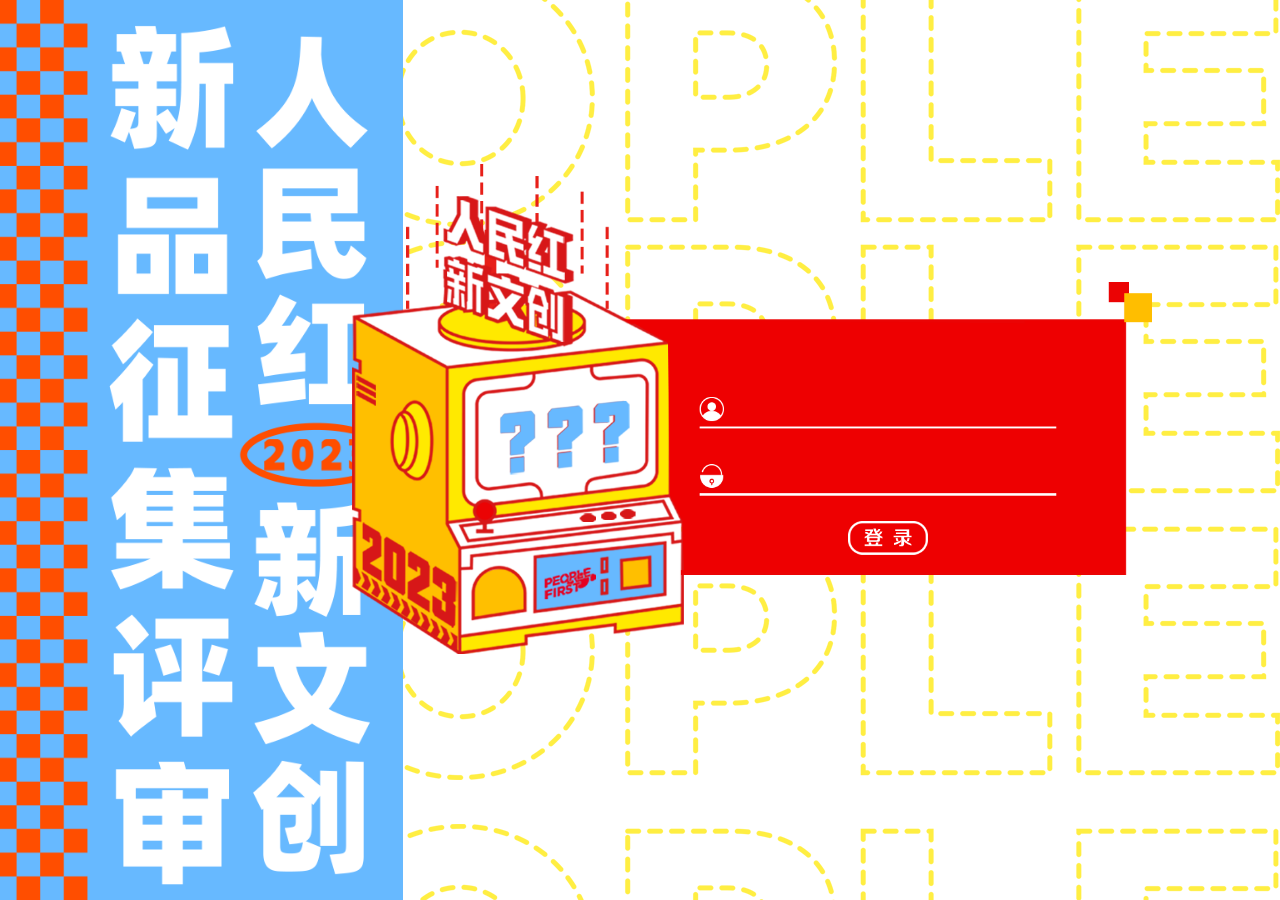
<file: index.html>
<!DOCTYPE html>
<html lang="zh-CN">

<head>
  <!-- 页面的元信息 -->
  <title>{TAG_14226_TAG}</title>
  <meta http-equiv="content-type" content="text/html; charset=UTF-8" />
  <meta name="viewport" content="width=1400, user-scalable=yes" />
  <meta name="format-detection" content="telephone=no, email=no" />
  <meta name="apple-mobile-web-app-capable" content="yes" />
  <meta name="apple-mobile-web-app-status-bar-style" content="white" />
  <meta name="renderer" content="webkit" />
  <meta http-equiv="X-UA-Compatible" content="IE=edge,chrome=1" />
  <meta name="filetype" content="1" />
  <meta name="publishedtype" content="1" />
  <meta name="pagetype" content="2" />
  <meta name="description" content="{TAG_59447_TAG}" />
  <meta name="keywords" content="{TAG_59446_TAG}" />
  <meta name="catalogs" content="{TAG_83943_TAG}" />


  <!-- 附属css文件 -->
  <link rel="stylesheet" href="./static/css/main.css" charset="utf-8">
  <style>
    .left {
      height: 100%;
      position: absolute;
      left: 0;
    }
    body {
      background-image: url('./static/images/bg.png');
      background-repeat: no-repeat;
      background-position: top right;
    }
    .login-box {
      background-image: url('./static/images/loginbox.png');
      height: 560px;
      position: absolute;
      width: 800px;
      background-size: 100% auto;
      background-repeat: no-repeat;
      background-position: center;
      right: 10%;
      top: -9%;
      bottom: 0;
      margin: auto;
    }
    .login-button {
      background-image: url('./static/images/loginbutton.png');
      height: 55px;
      position: absolute;
      top: 0;
      bottom: -46%;
      margin: auto;
      width: 10%;
      background-size: 100% auto;
      background-position: center;
      background-repeat: no-repeat;
      left: 62%;
      cursor: pointer;
    }
    .username {
      position: absolute;
      top: 46%;
      bottom: 0;
      line-height: 40px;
      height: 40px;
      background-color: transparent;
      border: none;
      left: 48%;
      width: 39%;
      color: white;
      font-size: 24px;
      outline: none;
    }
    .password {
      position: absolute;
      top: 0;
      bottom: -127px;
      margin: auto auto;
      line-height: 40px;
      height: 40px;
      background-color: transparent;
      border: none;
      left: 48%;
      width: 39%;
      color: white;
      font-size: 24px;
      outline: none;
    }
  </style>
</head>

<body>
  <img class="left" src="./static/images/left.png">
  <div class="login-box">
    <div class="login-button"></div>
    <input type="text" class="username">
    <input type="password" class="password">
  </div>
</body>

</html>
</file>
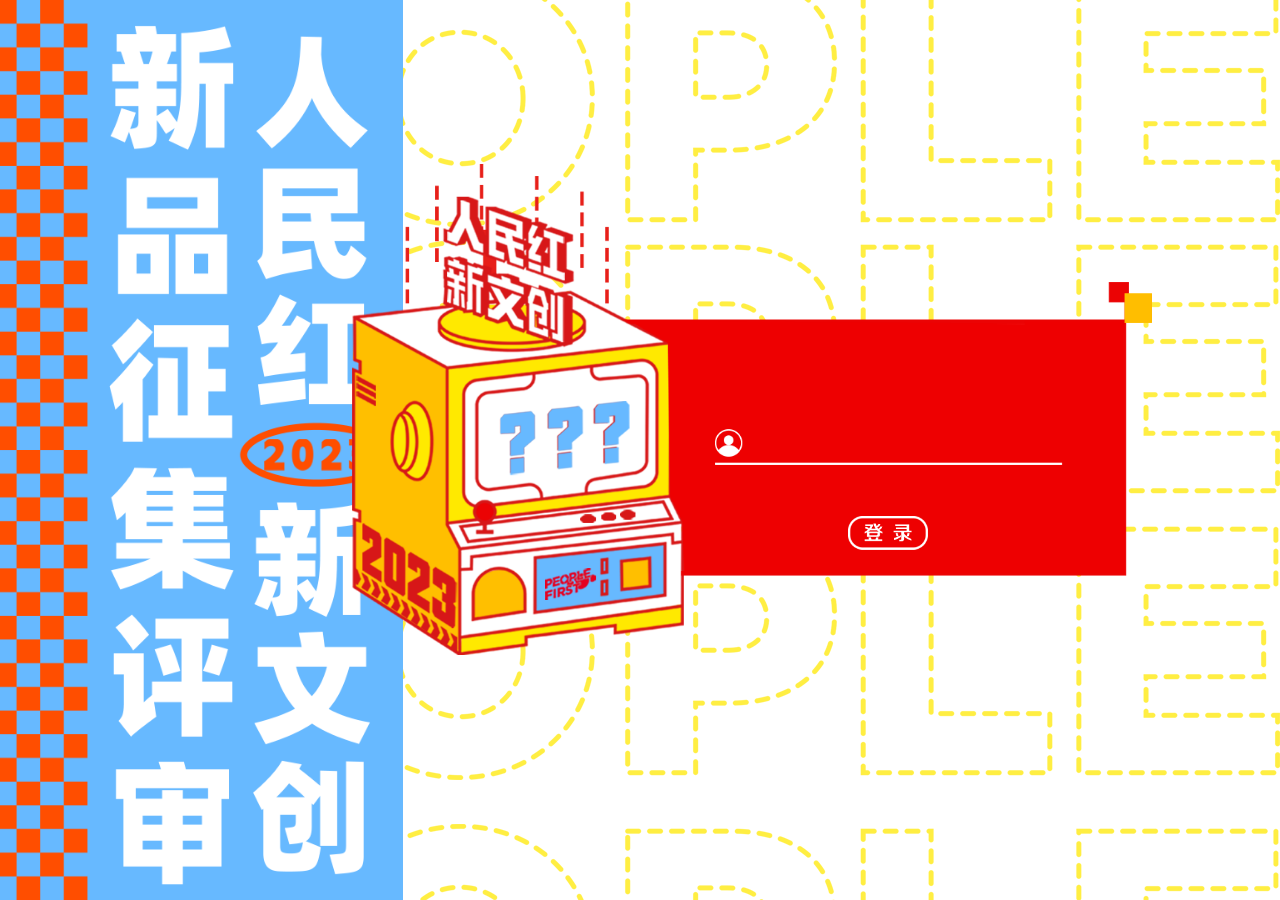
<file: index2.html>
<!DOCTYPE html>
<html lang="zh-CN">

<head>
  <!-- 页面的元信息 -->
  <title>{TAG_14226_TAG}</title>
  <meta http-equiv="content-type" content="text/html; charset=UTF-8" />
  <meta name="viewport" content="width=1400, user-scalable=yes" />
  <meta name="format-detection" content="telephone=no, email=no" />
  <meta name="apple-mobile-web-app-capable" content="yes" />
  <meta name="apple-mobile-web-app-status-bar-style" content="white" />
  <meta name="renderer" content="webkit" />
  <meta http-equiv="X-UA-Compatible" content="IE=edge,chrome=1" />
  <meta name="filetype" content="1" />
  <meta name="publishedtype" content="1" />
  <meta name="pagetype" content="2" />
  <meta name="description" content="{TAG_59447_TAG}" />
  <meta name="keywords" content="{TAG_59446_TAG}" />
  <meta name="catalogs" content="{TAG_83943_TAG}" />


  <!-- 附属css文件 -->
  <link rel="stylesheet" href="./static/css/main.css" charset="utf-8">
  <style>
    .left {
      height: 100%;
      position: absolute;
      left: 0;
    }
    body {
      background-image: url('./static/images/bg.png');
      background-repeat: no-repeat;
      background-position: top right;
    }
    .login-box {
      background-image: url('./static/images/loginbox-2.png');
      height: 560px;
      position: absolute;
      width: 800px;
      background-size: 100% auto;
      background-repeat: no-repeat;
      background-position: center;
      right: 10%;
      top: -9%;
      bottom: 0;
      margin: auto;
    }
    .login-button {
      background-image: url('./static/images/loginbutton.png');
      height: 55px;
      position: absolute;
      top: 0;
      bottom: -44%;
      margin: auto;
      width: 10%;
      background-size: 100% auto;
      background-position: center;
      background-repeat: no-repeat;
      left: 62%;
      cursor: pointer;
    }
    .username {
      position: absolute;
      top: 52%;
      bottom: 0;
      line-height: 40px;
      height: 40px;
      background-color: transparent;
      border: none;
      left: 50%;
      width: 39%;
      color: white;
      font-size: 24px;
      outline: none;
    }
    .password {
      position: absolute;
      top: 0;
      bottom: -127px;
      margin: auto auto;
      line-height: 40px;
      height: 40px;
      background-color: transparent;
      border: none;
      left: 48%;
      width: 39%;
      color: white;
      font-size: 24px;
      outline: none;
    }
  </style>
</head>

<body>
  <img class="left" src="./static/images/left.png">
  <div class="login-box">
    <div class="login-button"></div>
    <input type="text" class="username">
  </div>
</body>

</html>
</file>
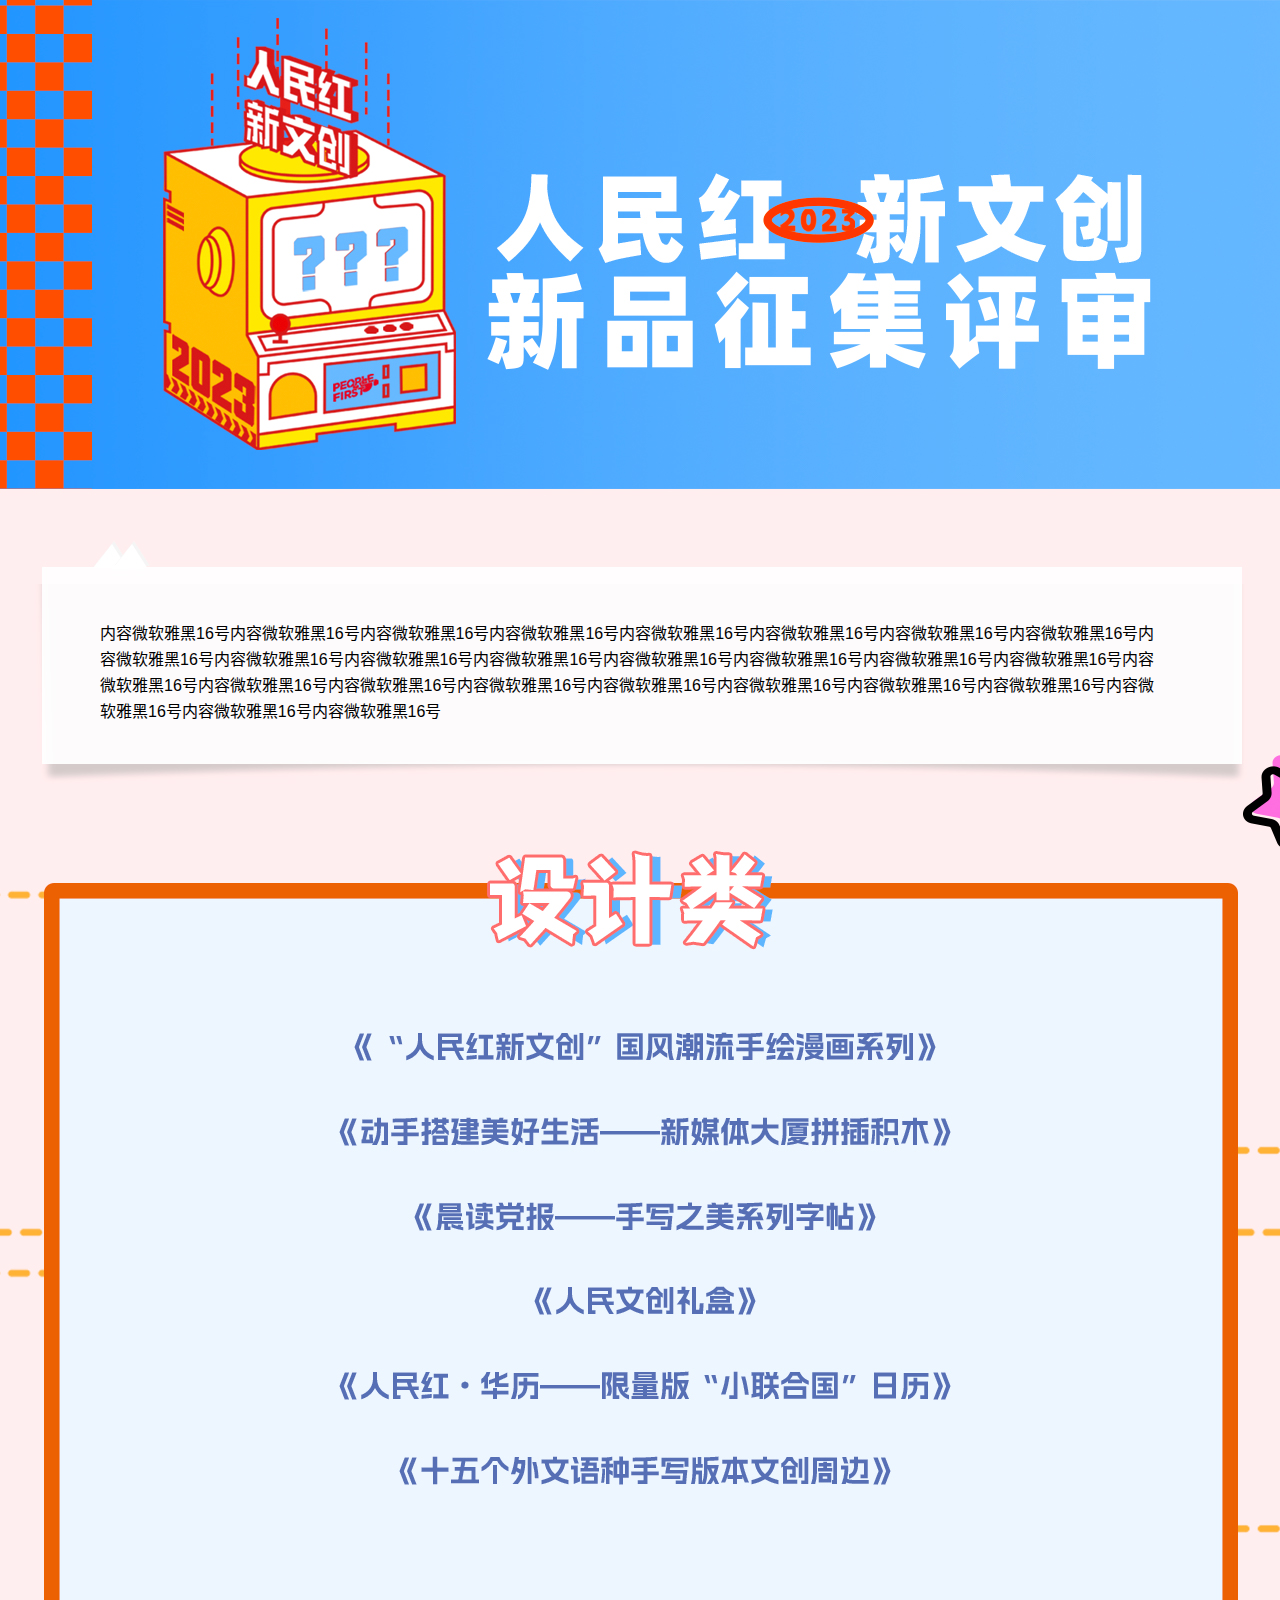
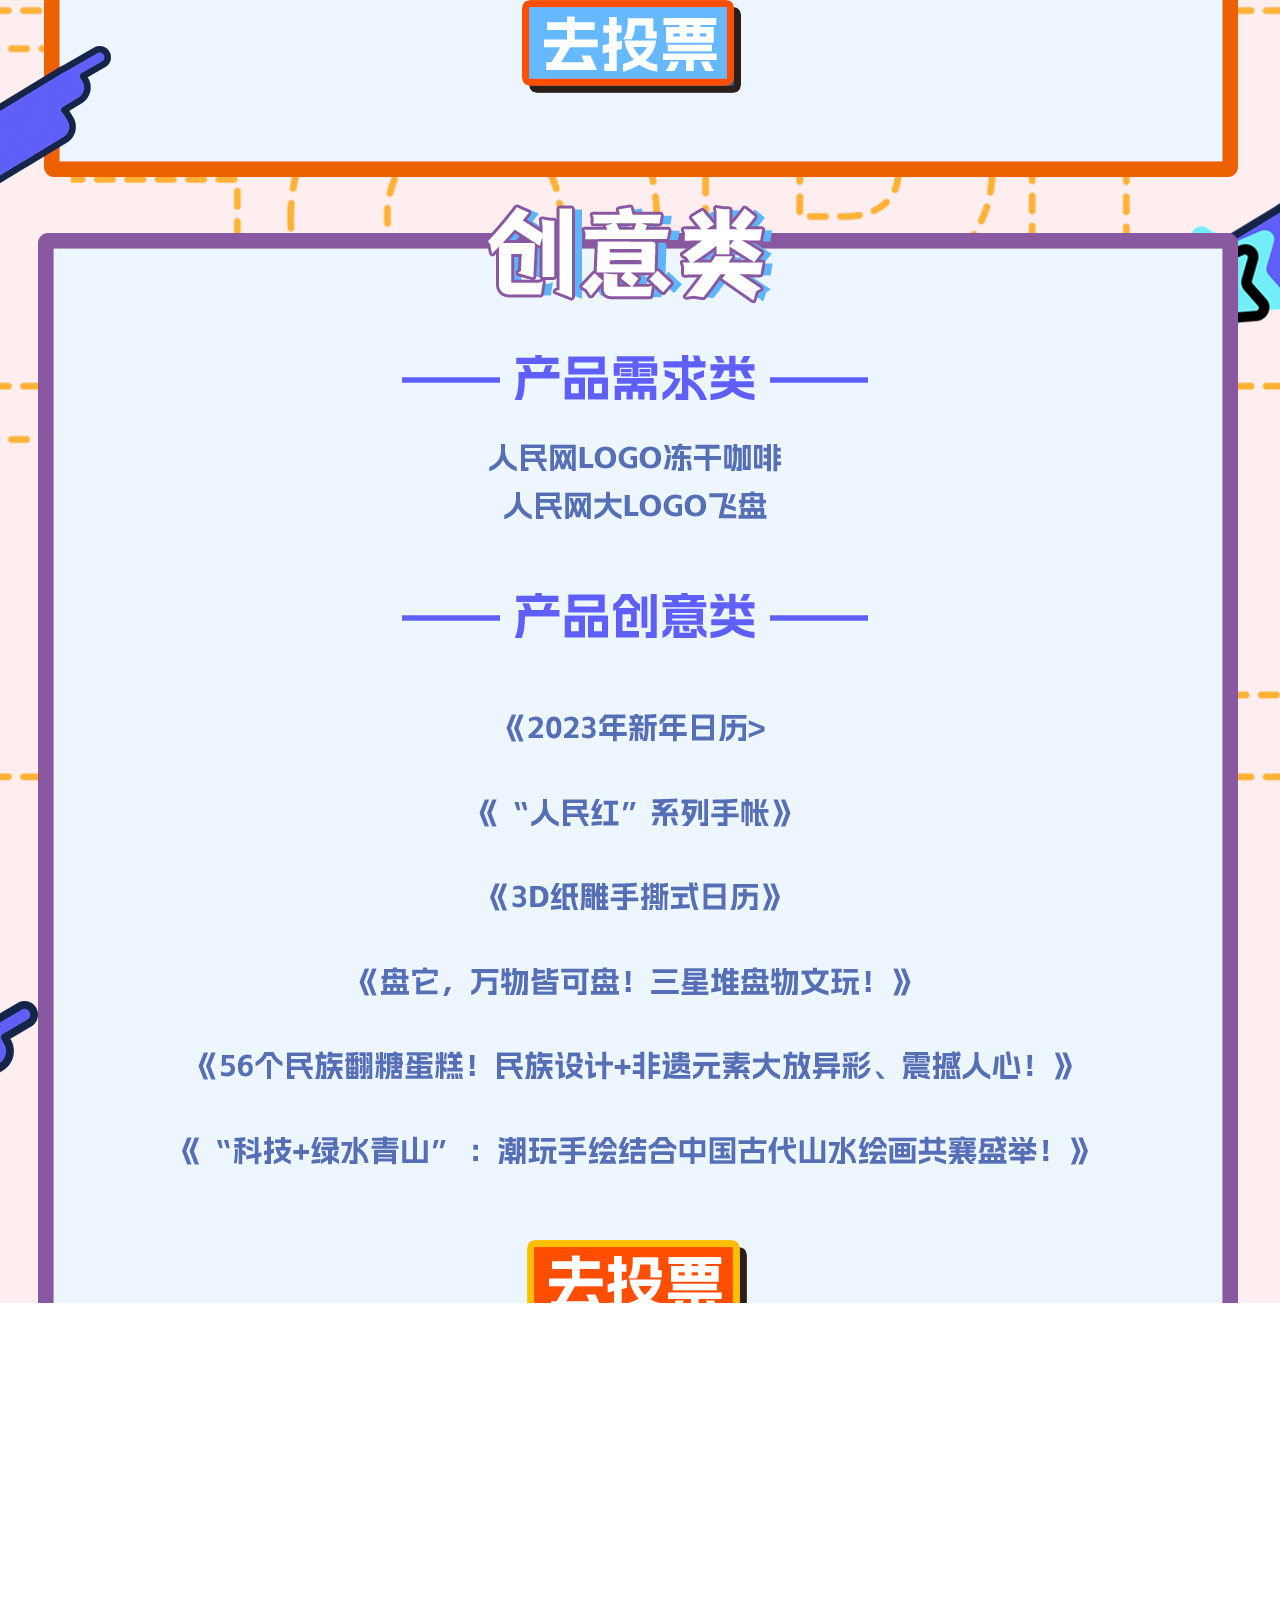
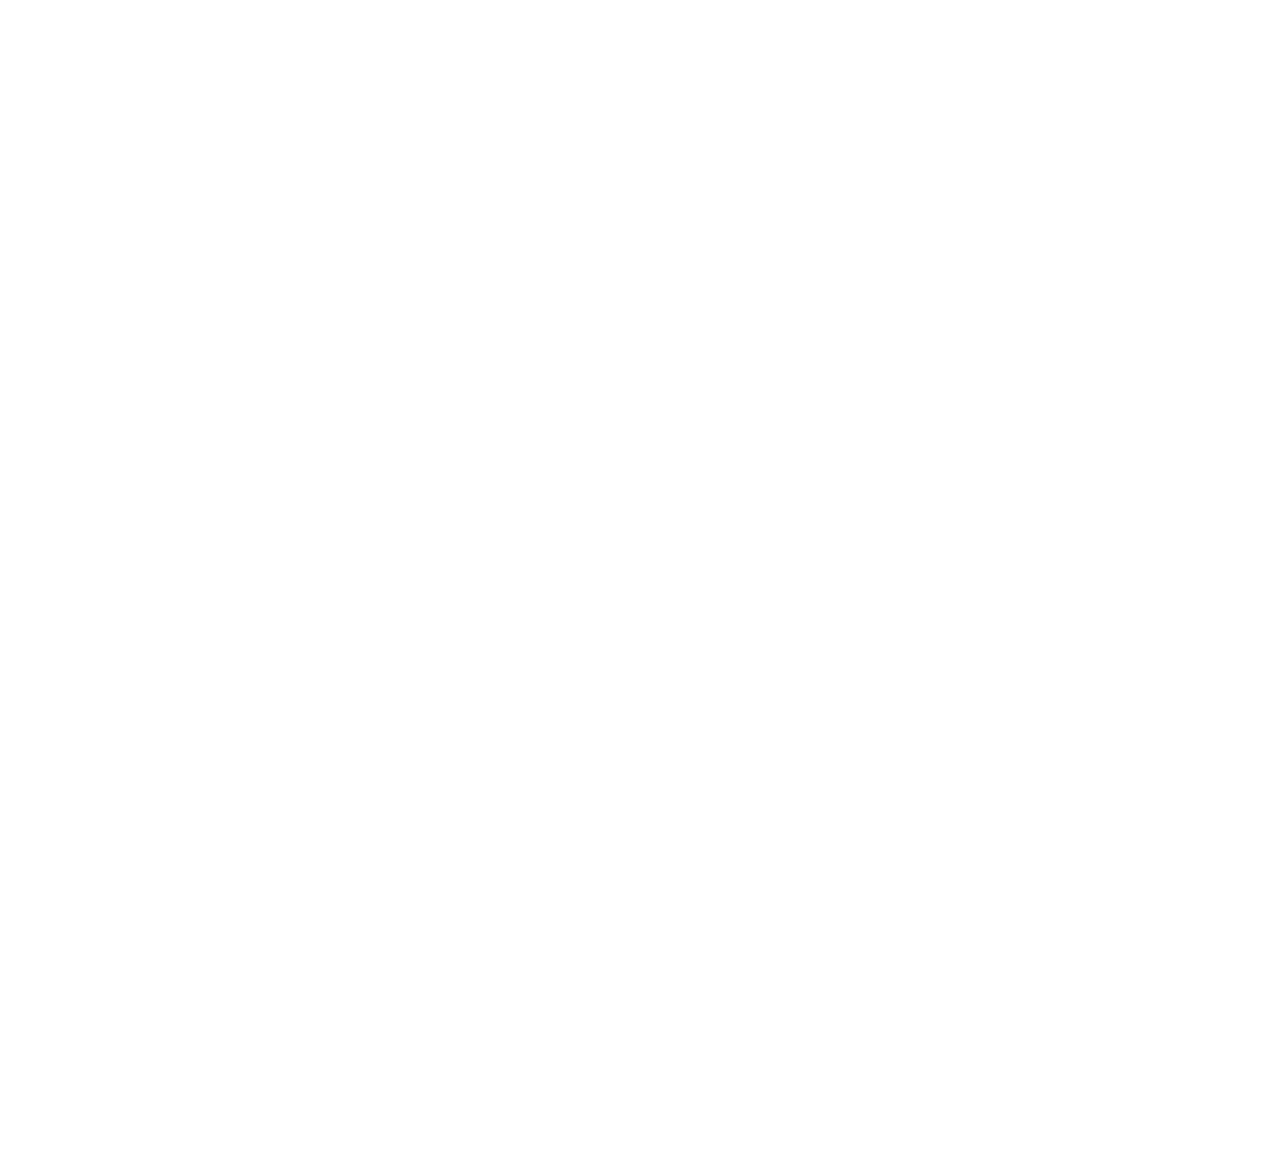
<file: index3.html>
<!DOCTYPE html>
<html lang="zh-CN">

<head>
  <!-- 页面的元信息 -->
  <title>{TAG_14226_TAG}</title>
  <meta http-equiv="content-type" content="text/html; charset=UTF-8" />
  <meta name="viewport" content="width=1400, user-scalable=yes" />
  <meta name="format-detection" content="telephone=no, email=no" />
  <meta name="apple-mobile-web-app-capable" content="yes" />
  <meta name="apple-mobile-web-app-status-bar-style" content="white" />
  <meta name="renderer" content="webkit" />
  <meta http-equiv="X-UA-Compatible" content="IE=edge,chrome=1" />
  <meta name="filetype" content="1" />
  <meta name="publishedtype" content="1" />
  <meta name="pagetype" content="2" />
  <meta name="description" content="{TAG_59447_TAG}" />
  <meta name="keywords" content="{TAG_59446_TAG}" />
  <meta name="catalogs" content="{TAG_83943_TAG}" />


  <!-- 附属css文件 -->
  <link rel="stylesheet" href="./static/css/main.css" charset="utf-8">
  <style>
    .so {
      position: absolute;
    }
    .so-0 {
      left: 0px;
      top: 0px;
      z-index: 0;
    }
    .so-1 {
      left: 420px;
      top: 621px;
      z-index: 2;
      width: 1065px;
      height: 107px;
      font-size: 16px;
      line-height: 26px;
    }
    .so-2 {
      left: 842px;
      top: 1600px;
      width: 219px;
      height: 93px;
      z-index: 1;
      background-image: url('./static/images/1358.png');
    }
    .so-3 {
      left: 847px;
      top: 2840px;
      width: 220px;
      height: 93px;
      z-index: 0;
      background-image: url(./static/images/1363.png);
    }
    .so-4 {
      left: 847px;
      top: 3763px;
      width: 220px;
      height: 93px;
      z-index: 0;
      background-image: url('./static/images/1363.png');
    }
    .so a {
      display: block;
      width: 100%;
      height: 100%;
    }
  </style>
</head>

<body>
  <div class="scale-box">
    <img class="so so-0" src="./static/images/958.jpg">
    <div class="so so-1">内容微软雅黑16号内容微软雅黑16号内容微软雅黑16号内容微软雅黑16号内容微软雅黑16号内容微软雅黑16号内容微软雅黑16号内容微软雅黑16号内容微软雅黑16号内容微软雅黑16号内容微软雅黑16号内容微软雅黑16号内容微软雅黑16号内容微软雅黑16号内容微软雅黑16号内容微软雅黑16号内容微软雅黑16号内容微软雅黑16号内容微软雅黑16号内容微软雅黑16号内容微软雅黑16号内容微软雅黑16号内容微软雅黑16号内容微软雅黑16号内容微软雅黑16号内容微软雅黑16号内容微软雅黑16号</div>
    <a></a>
    <div class="so so-2">
      <a href="#"></a>
    </div>
    <div class="so so-3">
      <a href="#"></a>
    </div>
    <div class="so so-4">
      <a href="#"></a>
    </div>
  </div>
  
  <script src="./static/js/autoScale.js" type="text/javascript" charset="UTF-8"></script>
  <script>
    setTimeout(() => {
      autoScale({
        deviseW: 1920,
        deviseH: 4355,
        center: 'middle',
        scroll: false,
        type: 'show',
        box: '.scale-box'
      })
    }, 0);
  </script>
</body>

</html>
</file>
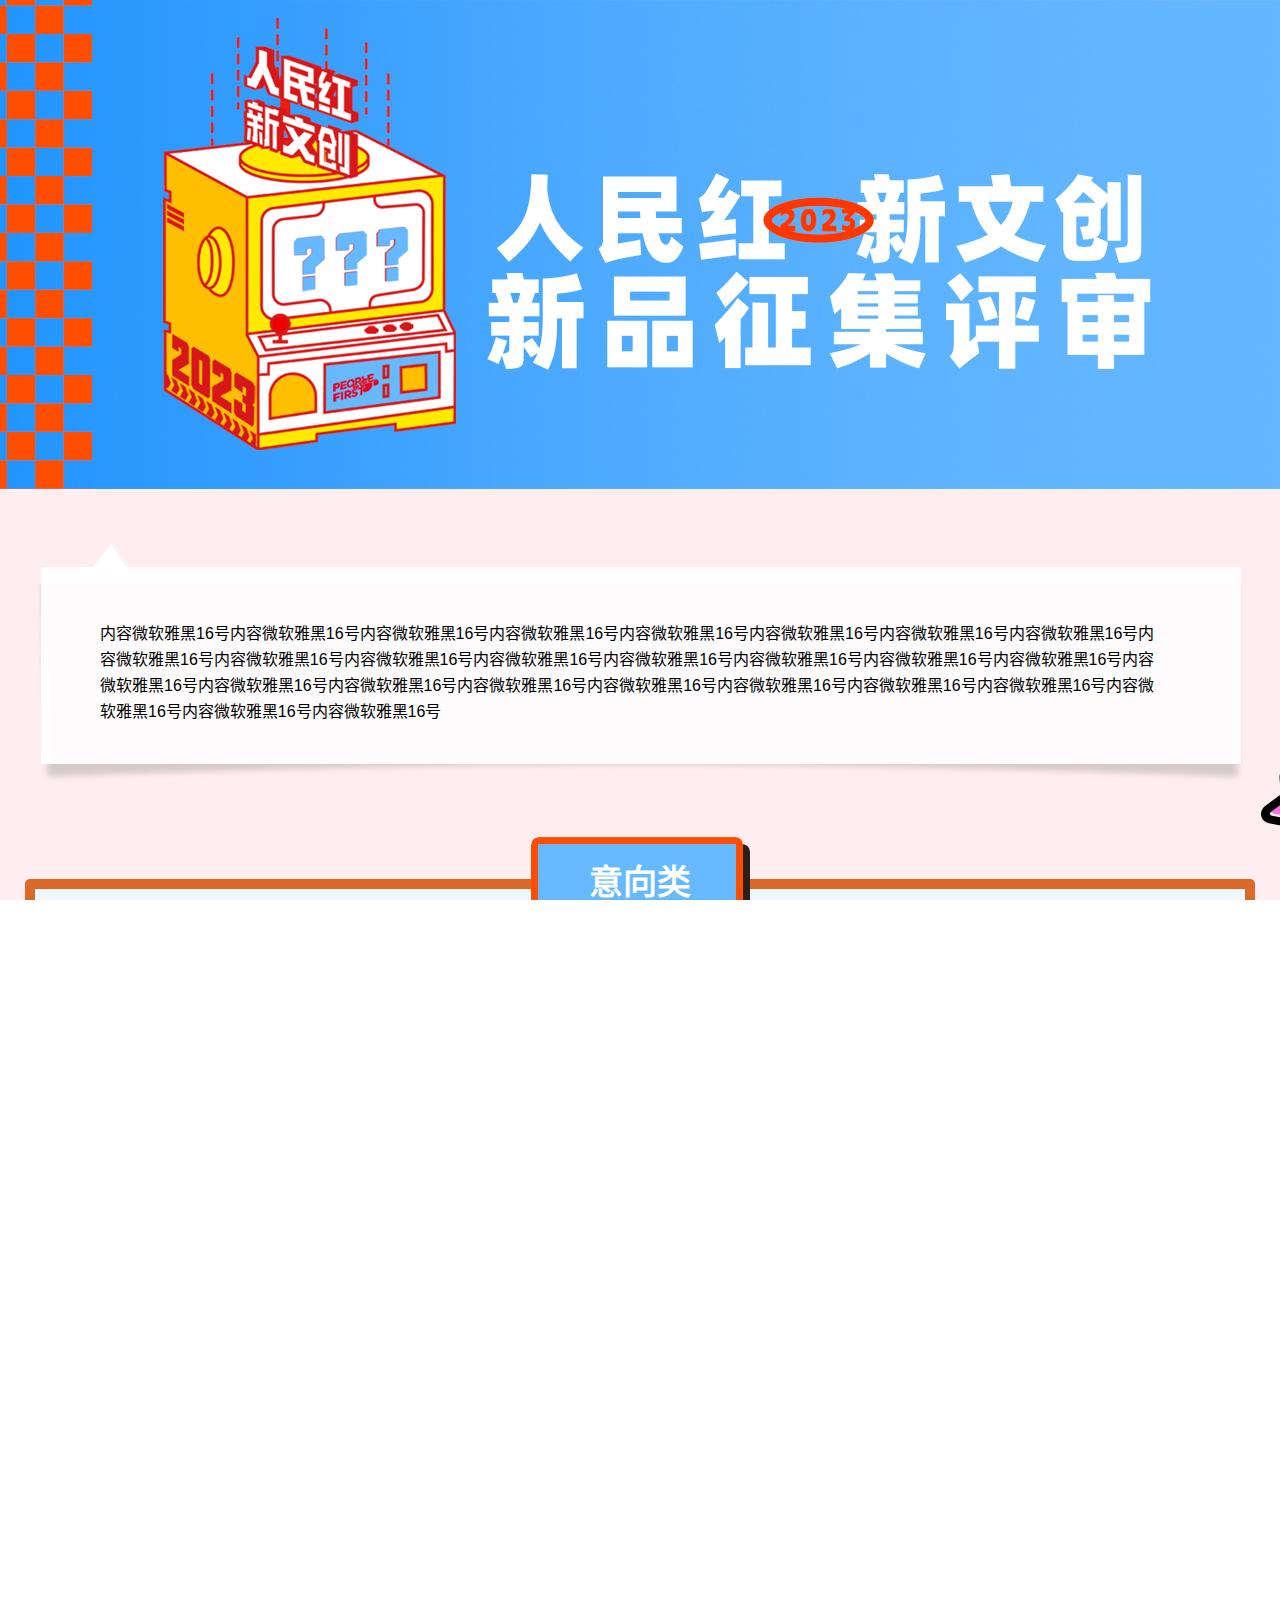
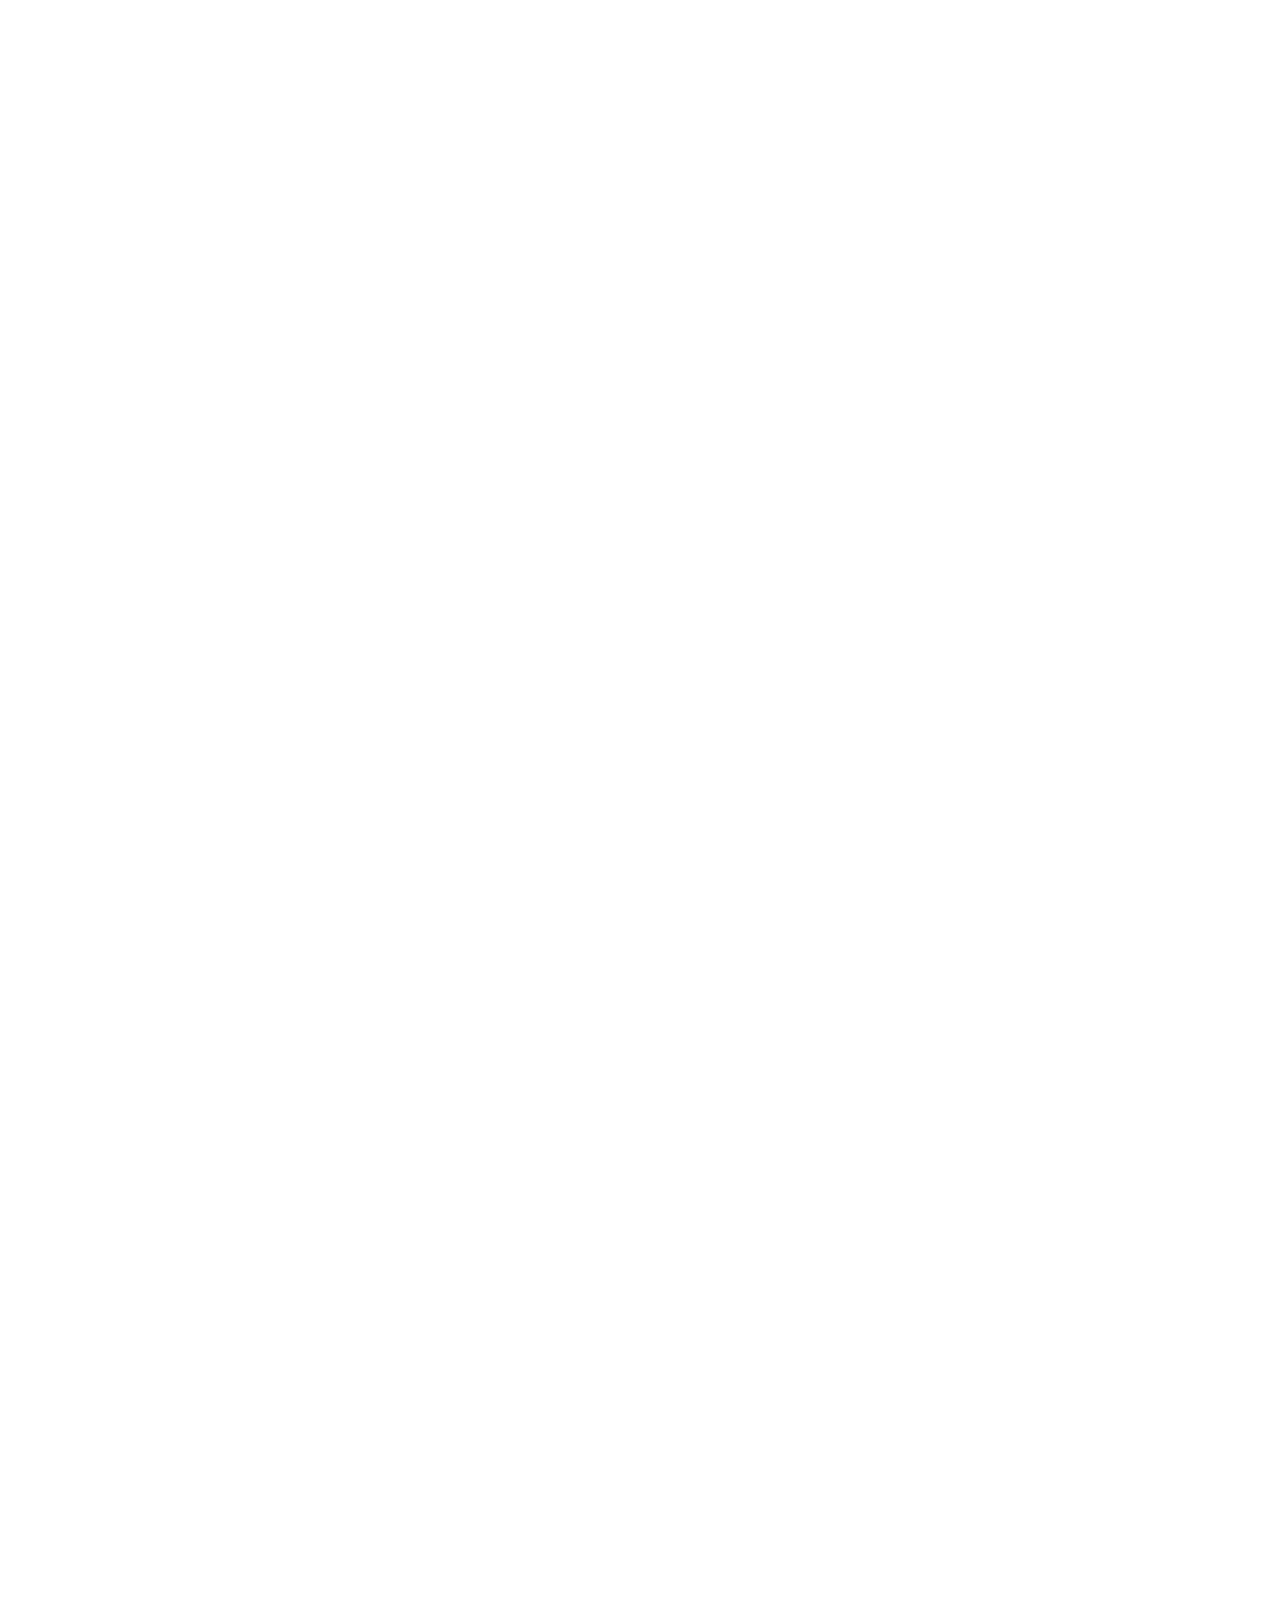
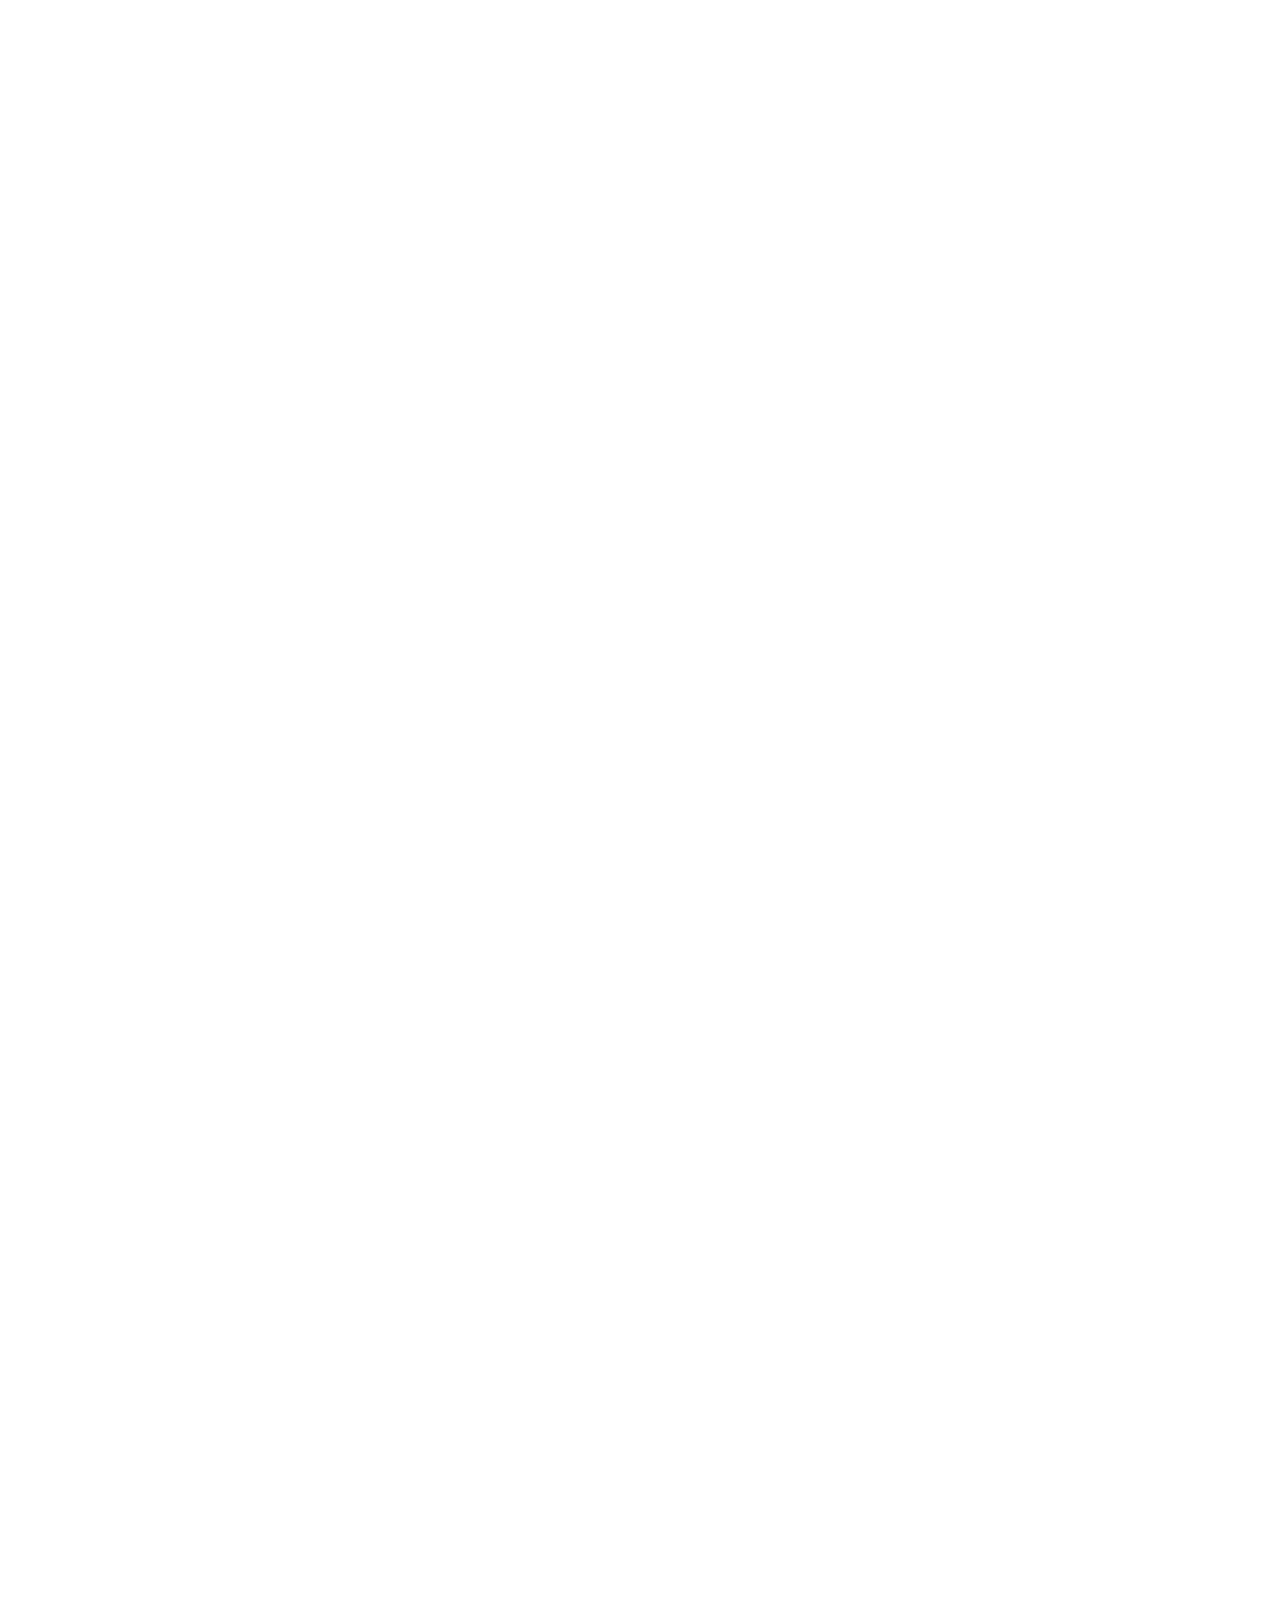
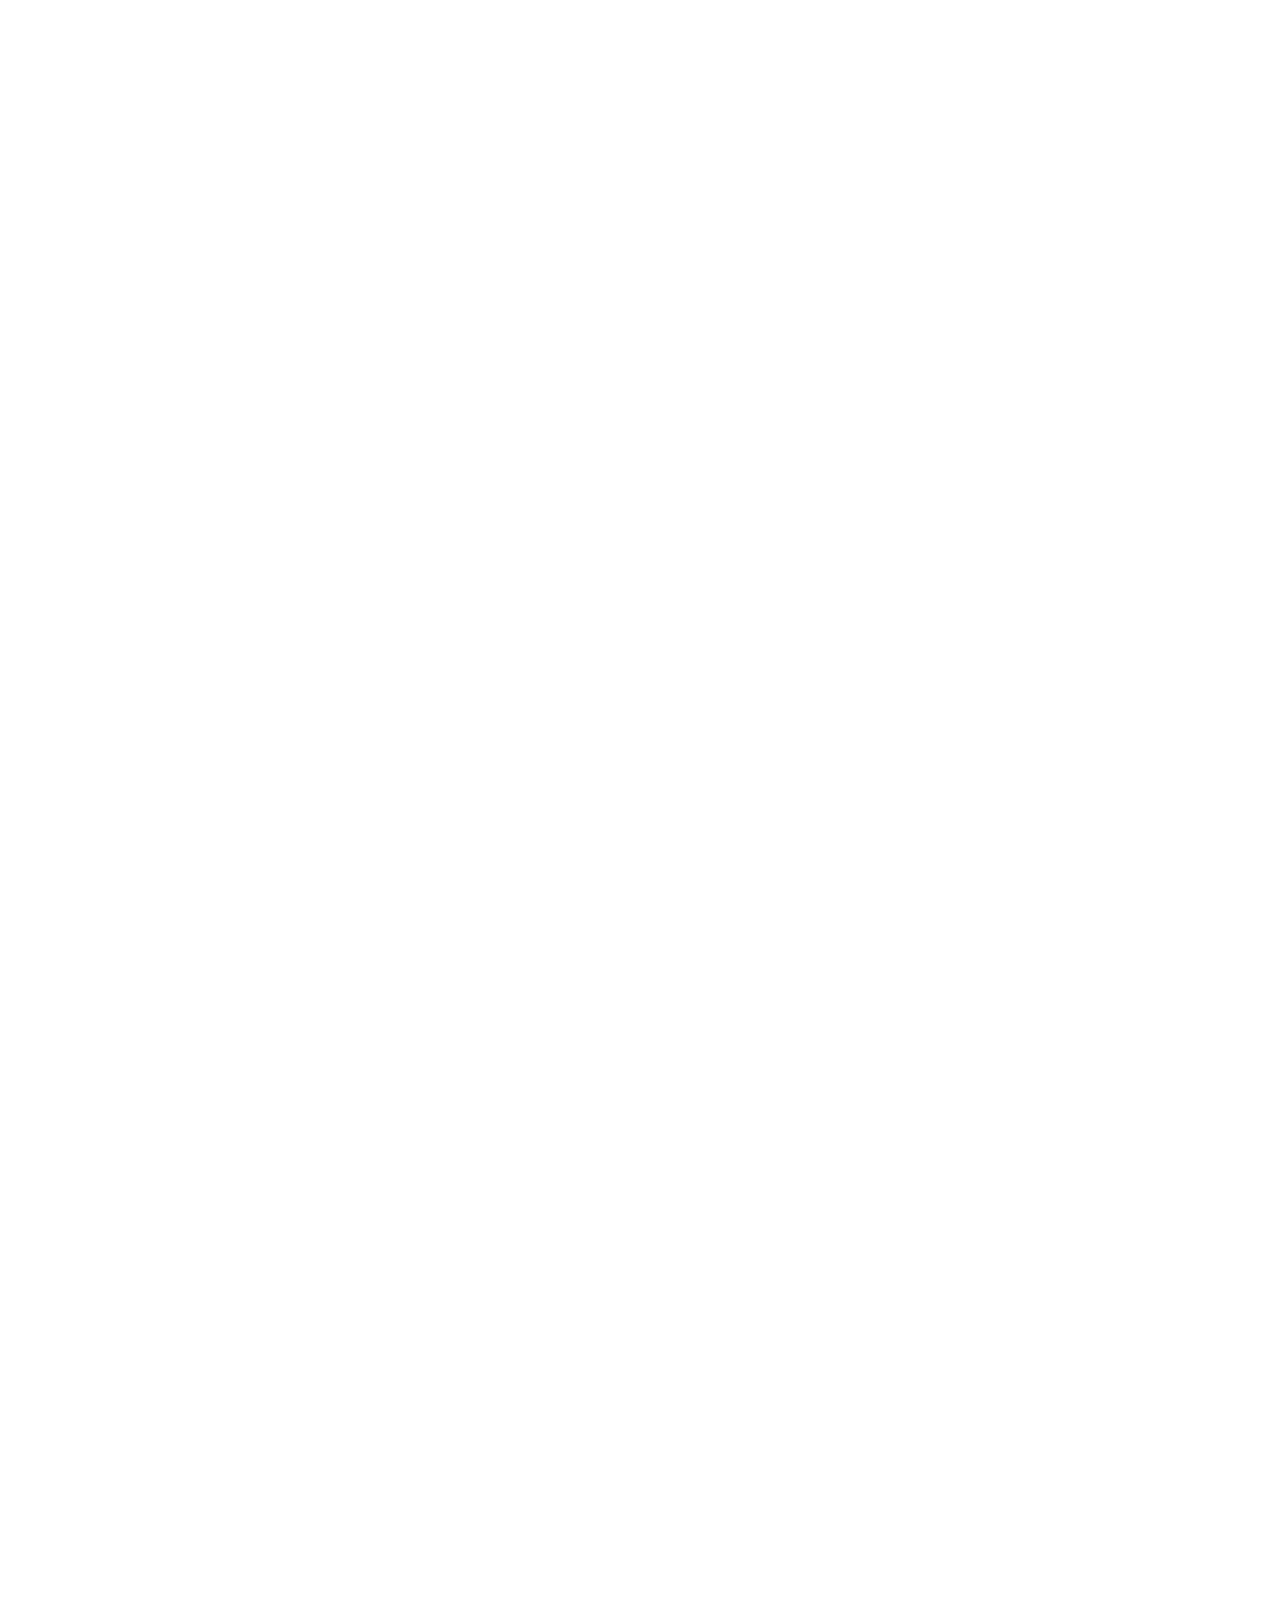
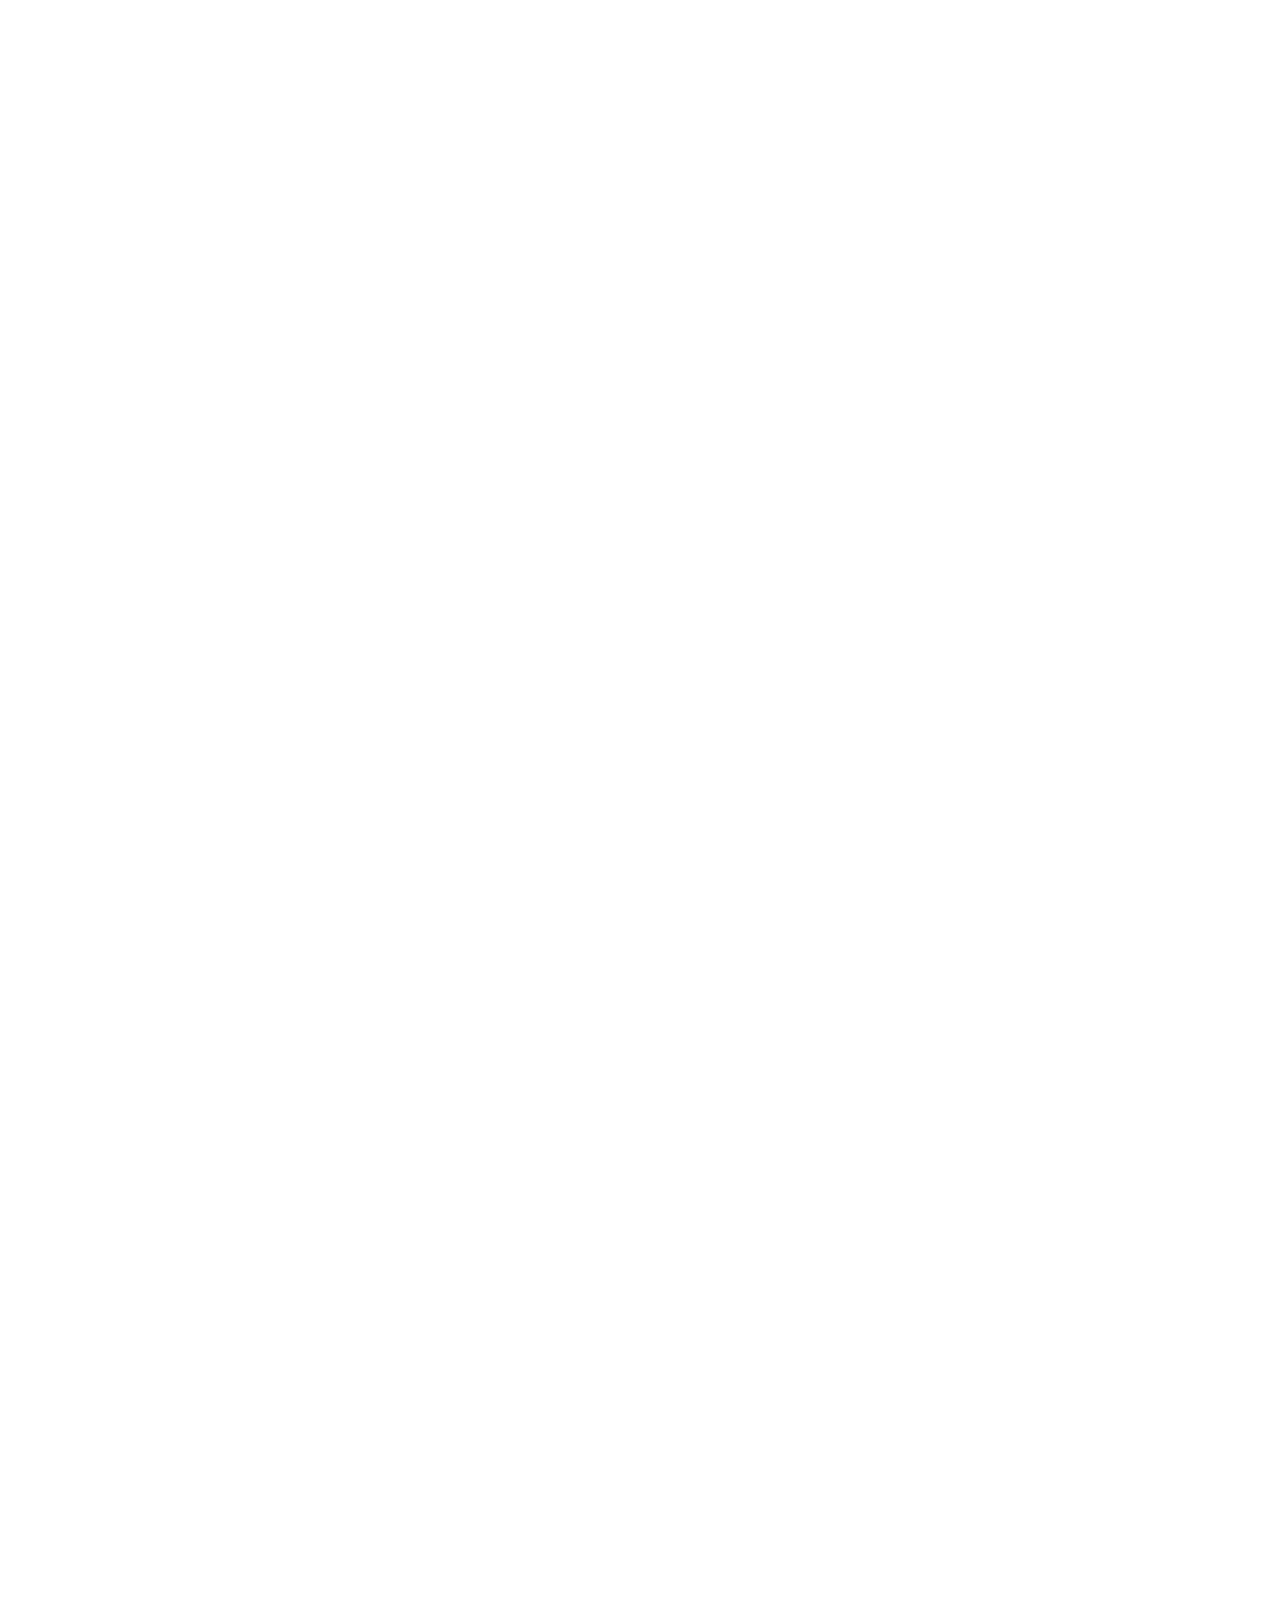
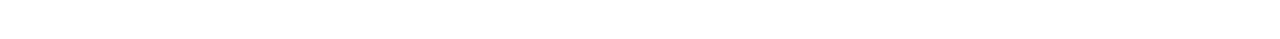
<file: index4.html>
<!DOCTYPE html>
<html lang="zh-CN">

<head>
  <!-- 页面的元信息 -->
  <title>{TAG_14226_TAG}</title>
  <meta http-equiv="content-type" content="text/html; charset=UTF-8" />
  <meta name="viewport" content="width=1400, user-scalable=yes" />
  <meta name="format-detection" content="telephone=no, email=no" />
  <meta name="apple-mobile-web-app-capable" content="yes" />
  <meta name="apple-mobile-web-app-status-bar-style" content="white" />
  <meta name="renderer" content="webkit" />
  <meta http-equiv="X-UA-Compatible" content="IE=edge,chrome=1" />
  <meta name="filetype" content="1" />
  <meta name="publishedtype" content="1" />
  <meta name="pagetype" content="2" />
  <meta name="description" content="{TAG_59447_TAG}" />
  <meta name="keywords" content="{TAG_59446_TAG}" />
  <meta name="catalogs" content="{TAG_83943_TAG}" />


  <!-- 附属css文件 -->
  <link rel="stylesheet" href="./static/css/main.css" charset="utf-8">
  <style>
    .so {
      position: absolute;
    }
    .so-0 {
      left: 0px;
      top: 0px;
      z-index: 0;
    }
    .so-1 {
      left: 420px;
      top: 621px;
      z-index: 2;
      width: 1065px;
      height: 107px;
      font-size: 16px;
      line-height: 26px;
    }

    .so a {
      display: block;
      width: 100%;
      height: 100%;
    }
    .scale-box {
      background-image: url(./static/images/startbg.png);
      background-position-y: 1240px;
      background-color: #feeeef;
      padding-bottom: 140px;
      overflow-x: hidden;
    }
    .lb-box {
      border: 10px solid #db692a;
      width: 1150px;
      margin: 0 auto;
      border-radius: 5px;
      padding: 60px 30px;
      background-color: #eff6fe;
      position: relative;
    }
    .title-box img {
      display: block;
      margin: 0 auto;
    }
    .item h2 {
      color: #db692a;
      font-size: 24px;
      line-height: 45px;
      background-repeat: no-repeat;
      padding-left: 45px;
      background-position: left center;
      cursor: pointer;
      background-image: url(./static/images/titleicon-2.png);
    }
    .item h2.active {
      background-image: url(./static/images/titleicon.png);
    }
    .item h3 {
      color: #5b6fb0;
      font-size: 24px;
      margin-bottom: 20px;
      margin-left: 45px;
    }
    .item p {
      margin-left: 45px;
      line-height: 26px;
      margin-bottom: 20px;
      font-size: 16px;
    }
    .item textarea {
      margin-left: 45px;
      width: 1080px;
      padding: 10px;
      background-color: white;
      border: none;
      height: 100px;
      margin-bottom: 20px;
    }
    .title-box {
      margin: 30px 0;
    }
    .img-box .img-item {
      float: left;
      width: 200px;
      padding: 15px;
      background-color: white;
      margin-right: 10px;
    }
    .img-box .img-item span.checkitem {
      background-color: #aaaaaa;
      display: block;
      width: 90px;
      line-height: 30px;
      text-align: center;
      color: white;
      margin: 0 auto;
      margin-top: 10px;
    }
    .img-box .img-item.active span.checkitem {
      background-color: #eb5b29;
      color: white;
    }
    .img-box {
      margin-left: 45px;
      
      margin-bottom: 20px;
    }
    .link {
      margin-left: 45px;
      background-color: #eb5b29;
      width: 165px;
      line-height: 45px;
      text-align: center;
      color: white;
      margin-bottom: 20px;
    }
    .link a {
      color: white;
    }
    .tijiao-box {
      margin-top: 40px;
    }
    .tijiao-box img {
      display: block;
      margin: 0 auto;
    }
    .card-title {
      background-image: url('./static/images/title-bar.png');
      width: 219px;
      height: 93px;
      position: absolute;
      left: 0;
      right: 0;
      margin: auto;
      top: -52px;
      text-align: center;
      line-height: 90px;
      font-size: 34px;
      font-weight: bold;
      color: white;
    }
    .check-box {
      font-size: 20px;
      margin: 10px 0;
      margin-left: 45px;
      display: none;
    }
    .check-box .checkbox-item {
      width: 140px;
      display: inline-block;
      margin-bottom: 5px;
    }
    .check-box .checkbox-item input {
      width: 18px;
      height: 18px;
      margin-right: 5px;
    }
    .pingfen-bar {
      height: 100px;
      position: relative;
    }
    .pingfen-bar .pingfen {
      display: block;
      margin: 0 auto;
    }
    .pficon-bar {
      width: 1015px;
      margin: 0 auto;
      position: relative;
      height: 40px;
    }
    .pficon-bar .pingfen-icon {
      position: absolute;
      left: 0%;
      transition: left 0.5s;
    }
    .button-bar-2 {
      display: flex;
      justify-content: space-evenly;
      height: 80px;
      align-items: center;
    }
    .check-box {
      cursor: pointer;
    }
    .img-box .check-box {
      display: block;
      margin-left: 0;
    }
    .img-box .check-box .checkbox-item {
      width: 96px;
    }
  </style>
</head>

<body>
  <div class="scale-box">
    <img class="so-0" src="./static/images/top.jpg">
    <div class="so so-1">内容微软雅黑16号内容微软雅黑16号内容微软雅黑16号内容微软雅黑16号内容微软雅黑16号内容微软雅黑16号内容微软雅黑16号内容微软雅黑16号内容微软雅黑16号内容微软雅黑16号内容微软雅黑16号内容微软雅黑16号内容微软雅黑16号内容微软雅黑16号内容微软雅黑16号内容微软雅黑16号内容微软雅黑16号内容微软雅黑16号内容微软雅黑16号内容微软雅黑16号内容微软雅黑16号内容微软雅黑16号内容微软雅黑16号内容微软雅黑16号内容微软雅黑16号内容微软雅黑16号内容微软雅黑16号</div>
    <div class="lb-box">
      <!-- 标题文字 -->
      <div class="card-title">意向类</div>
      <div class="title-box">
        <img src="./static/images/title-1.png">
      </div>
      <div class="item">
        <h2 class="icon-1">研发部 杜波</h2>
        <h3>人民网LOGO冻干咖啡</h3>
        <p>内容微软雅黑16号内容微软雅黑16号内容微软雅黑16号内容微软雅黑16号内容微软雅黑16号内容微软雅黑16号内容微软雅黑16号内容微软雅黑16号内容微软雅黑16号内容微软雅黑16号内容微软雅黑16号内容微软雅黑16号内容微软雅黑16号内容微软雅黑16号内容微软雅黑16号内容微软雅黑16号内容微软雅黑16号内容微软雅黑16号内容微软雅黑16号内容微软雅黑16号内容微软雅黑16号内容微软雅黑16号内容微软雅黑16号内容微软雅黑16号内容微软雅黑16号内容微软雅黑16号内容微软雅黑16号</p>
        <textarea>意见与建议（非必填项）</textarea>
      </div>
      <div class="item">
        <h2 class="icon-2">研发部 杜波</h2>
        <h3>人民网LOGO冻干咖啡</h3>
        <p>内容微软雅黑16号内容微软雅黑16号内容微软雅黑16号内容微软雅黑16号内容微软雅黑16号内容微软雅黑16号内容微软雅黑16号内容微软雅黑16号内容微软雅黑16号内容微软雅黑16号内容微软雅黑16号内容微软雅黑16号内容微软雅黑16号内容微软雅黑16号内容微软雅黑16号内容微软雅黑16号内容微软雅黑16号内容微软雅黑16号内容微软雅黑16号内容微软雅黑16号内容微软雅黑16号内容微软雅黑16号内容微软雅黑16号内容微软雅黑16号内容微软雅黑16号内容微软雅黑16号内容微软雅黑16号</p>
        <textarea>意见与建议（非必填项）</textarea>
      </div>
      <div class="item">
        <h2 class="icon-1">研发部 杜波</h2>
        <h3>人民网LOGO冻干咖啡</h3>
        <p>内容微软雅黑16号内容微软雅黑16号内容微软雅黑16号内容微软雅黑16号内容微软雅黑16号内容微软雅黑16号内容微软雅黑16号内容微软雅黑16号内容微软雅黑16号内容微软雅黑16号内容微软雅黑16号内容微软雅黑16号内容微软雅黑16号内容微软雅黑16号内容微软雅黑16号内容微软雅黑16号内容微软雅黑16号内容微软雅黑16号内容微软雅黑16号内容微软雅黑16号内容微软雅黑16号内容微软雅黑16号内容微软雅黑16号内容微软雅黑16号内容微软雅黑16号内容微软雅黑16号内容微软雅黑16号</p>
        <textarea>意见与建议（非必填项）</textarea>
      </div>
      <div class="title-box">
        <img src="./static/images/title-2.png">
      </div>
      <div class="item">
        <h2 class="icon-1">研发部 杜波</h2>
        <h3>人民网LOGO冻干咖啡</h3>
        <div class="img-box clear">
          <div class="img-item">
            <img src="./static/images/200.png">
          </div>
          <div class="img-item">
            <img src="./static/images/200.png">
          </div>
        </div>
        <p>内容微软雅黑16号内容微软雅黑16号内容微软雅黑16号内容微软雅黑16号内容微软雅黑16号内容微软雅黑16号内容微软雅黑16号内容微软雅黑16号内容微软雅黑16号内容微软雅黑16号内容微软雅黑16号内容微软雅黑16号内容微软雅黑16号内容微软雅黑16号内容微软雅黑16号内容微软雅黑16号内容微软雅黑16号内容微软雅黑16号内容微软雅黑16号内容微软雅黑16号内容微软雅黑16号内容微软雅黑16号内容微软雅黑16号内容微软雅黑16号内容微软雅黑16号内容微软雅黑16号内容微软雅黑16号</p>
        <div class="link"><a href="#">点击查看完整方案</a></div>
        <div class="pingfen-bar">
          <img class="pingfen" src="./static/images/dft.png">
          <div class="pficon-bar">
            <img class="pingfen-icon" src="./static/images/pingfen-icon.png">
          </div>
          
        </div>
        <textarea>意见与建议（非必填项）</textarea>
      </div>
      <div class="item">
        <h2 class="icon-1">研发部 杜波</h2>
        <h3>人民网LOGO冻干咖啡</h3>
        <div class="img-box clear">
          <div class="img-item">
            <img src="./static/images/200.png">
          </div>
          <div class="img-item">
            <img src="./static/images/200.png">
          </div>
        </div>
        <p>内容微软雅黑16号内容微软雅黑16号内容微软雅黑16号内容微软雅黑16号内容微软雅黑16号内容微软雅黑16号内容微软雅黑16号内容微软雅黑16号内容微软雅黑16号内容微软雅黑16号内容微软雅黑16号内容微软雅黑16号内容微软雅黑16号内容微软雅黑16号内容微软雅黑16号内容微软雅黑16号内容微软雅黑16号内容微软雅黑16号内容微软雅黑16号内容微软雅黑16号内容微软雅黑16号内容微软雅黑16号内容微软雅黑16号内容微软雅黑16号内容微软雅黑16号内容微软雅黑16号内容微软雅黑16号</p>
        <div class="link"><a href="#">点击查看完整方案</a></div>
        <textarea>意见与建议（非必填项）</textarea>
      </div>
      <div class="item">
        <h2 class="icon-1">研发部 杜波</h2>
        <h3>人民网LOGO冻干咖啡</h3>
        <div class="img-box clear">
          <div class="img-item">
            <img src="./static/images/200.png">
          </div>
          <div class="img-item">
            <img src="./static/images/200.png">
          </div>
        </div>
        <p>内容微软雅黑16号内容微软雅黑16号内容微软雅黑16号内容微软雅黑16号内容微软雅黑16号内容微软雅黑16号内容微软雅黑16号内容微软雅黑16号内容微软雅黑16号内容微软雅黑16号内容微软雅黑16号内容微软雅黑16号内容微软雅黑16号内容微软雅黑16号内容微软雅黑16号内容微软雅黑16号内容微软雅黑16号内容微软雅黑16号内容微软雅黑16号内容微软雅黑16号内容微软雅黑16号内容微软雅黑16号内容微软雅黑16号内容微软雅黑16号内容微软雅黑16号内容微软雅黑16号内容微软雅黑16号</p>
        <div class="link"><a href="#">点击查看完整方案</a></div>
        <div class="button-bar-2">
          <div class="item">
            <a href="#">
              <img src="./static/images/xt.png">
            </a>
          </div>
          <div class="item">
            <a href="#">
              <img src="./static/images/bxyactive.png">
            </a>
          </div>
        </div>
        <textarea>意见与建议（非必填项）</textarea>
      </div>
      <div class="title-box">
        <img src="./static/images/title-3.png">
      </div>
      <div class="item">
        <h2 class="icon-1">研发部 杜波</h2>
        <h3>人民网LOGO冻干咖啡</h3>
        <div class="img-box clear">
          <div class="img-item select-item active" group="group1" name="name1">
            <img src="./static/images/200.png">
            <div class="check-box" style="display: block;">
              <span class="checkbox-item">
                <input type="checkbox"> 选项
              </span>
              <span class="checkbox-item">
                <input type="checkbox"> 选项
              </span>
              <span class="checkbox-item">
                <input type="checkbox"> 选项
              </span>
              <span class="checkbox-item">
                <input type="checkbox"> 选项
              </span>
              <span class="checkbox-item">
                <input type="checkbox"> 选项
              </span>
              <span class="checkbox-item">
                <input type="checkbox"> 选项
              </span>
              <span class="checkbox-item">
                <input type="checkbox"> 选项
              </span>
              <span class="checkbox-item">
                <input type="checkbox"> 选项
              </span>
            </div>
          </div>
          <div class="img-item select-item" group="group1" name="name2">
            <img src="./static/images/200.png">
            <div class="check-box" style="display: block;">
              <span class="checkbox-item">
                <input type="checkbox"> 选项
              </span>
              <span class="checkbox-item">
                <input type="checkbox"> 选项
              </span>
              <span class="checkbox-item">
                <input type="checkbox"> 选项
              </span>
              <span class="checkbox-item">
                <input type="checkbox"> 选项
              </span>
              <span class="checkbox-item">
                <input type="checkbox"> 选项
              </span>
              <span class="checkbox-item">
                <input type="checkbox"> 选项
              </span>
              <span class="checkbox-item">
                <input type="checkbox"> 选项
              </span>
              <span class="checkbox-item">
                <input type="checkbox"> 选项
              </span>
            </div>
          </div>
        </div>
        <p>内容微软雅黑16号内容微软雅黑16号内容微软雅黑16号内容微软雅黑16号内容微软雅黑16号内容微软雅黑16号内容微软雅黑16号内容微软雅黑16号内容微软雅黑16号内容微软雅黑16号内容微软雅黑16号内容微软雅黑16号内容微软雅黑16号内容微软雅黑16号内容微软雅黑16号内容微软雅黑16号内容微软雅黑16号内容微软雅黑16号内容微软雅黑16号内容微软雅黑16号内容微软雅黑16号内容微软雅黑16号内容微软雅黑16号内容微软雅黑16号内容微软雅黑16号内容微软雅黑16号内容微软雅黑16号</p>
        <div class="link"><a href="#">点击查看完整方案</a></div>
        <div class="button-bar-2">
          <div class="item">
            <a href="#">
              <img src="./static/images/xtactive.png">
            </a>
          </div>
          <div class="item">
            <a href="#">
              <img src="./static/images/bxy.png">
            </a>
          </div>
        </div>
        <textarea>意见与建议（非必填项）</textarea>
      </div>
      <div class="item">
        <h2 class="icon-1">研发部 杜波</h2>
        <h3>人民网LOGO冻干咖啡</h3>
        <div class="img-box clear">
          <div class="img-item select-item active" group="group1" name="name1">
            <img src="./static/images/200.png">
            <span class="checkitem" onclick="selectGroup('group1', 'name1')">选择</span>
          </div>
          <div class="img-item select-item" group="group1" name="name2">
            <img src="./static/images/200.png">
            <span class="checkitem" onclick="selectGroup('group1', 'name2')">选择</span>
          </div>
        </div>
        <div class="check-box" group="group1" name="name1" style="display: block;">
          <span class="checkbox-item">
            <input type="checkbox"> 选项
          </span>
          <span class="checkbox-item">
            <input type="checkbox"> 选项
          </span>
          <span class="checkbox-item">
            <input type="checkbox"> 选项
          </span>
          <span class="checkbox-item">
            <input type="checkbox"> 选项
          </span>
          <span class="checkbox-item">
            <input type="checkbox"> 选项
          </span>
          <span class="checkbox-item">
            <input type="checkbox"> 选项
          </span>
          <span class="checkbox-item">
            <input type="checkbox"> 选项
          </span>
          <span class="checkbox-item">
            <input type="checkbox"> 选项
          </span>
        </div>
        <div class="check-box" group="group1" name="name2">
          <span class="checkbox-item">
            <input type="checkbox"> 选项2
          </span>
          <span class="checkbox-item">
            <input type="checkbox"> 选项2
          </span>
          <span class="checkbox-item">
            <input type="checkbox"> 选项2
          </span>
          <span class="checkbox-item">
            <input type="checkbox"> 选项2
          </span>
          <span class="checkbox-item">
            <input type="checkbox"> 选项2
          </span>
          <span class="checkbox-item">
            <input type="checkbox"> 选项2
          </span>
          <span class="checkbox-item">
            <input type="checkbox"> 选项2
          </span>
          <span class="checkbox-item">
            <input type="checkbox"> 选项2
          </span>
        </div>
        <p>内容微软雅黑16号内容微软雅黑16号内容微软雅黑16号内容微软雅黑16号内容微软雅黑16号内容微软雅黑16号内容微软雅黑16号内容微软雅黑16号内容微软雅黑16号内容微软雅黑16号内容微软雅黑16号内容微软雅黑16号内容微软雅黑16号内容微软雅黑16号内容微软雅黑16号内容微软雅黑16号内容微软雅黑16号内容微软雅黑16号内容微软雅黑16号内容微软雅黑16号内容微软雅黑16号内容微软雅黑16号内容微软雅黑16号内容微软雅黑16号内容微软雅黑16号内容微软雅黑16号内容微软雅黑16号</p>
        <div class="link"><a href="#">点击查看完整方案</a></div>
        <textarea>意见与建议（非必填项）</textarea>
      </div>
      <div class="item">
        <h2 class="icon-1">研发部 杜波</h2>
        <h3>人民网LOGO冻干咖啡</h3>
        <div class="img-box clear">
          <div class="img-item">
            <img src="./static/images/200.png">
          </div>
          <div class="img-item">
            <img src="./static/images/200.png">
          </div>
        </div>
        <p>内容微软雅黑16号内容微软雅黑16号内容微软雅黑16号内容微软雅黑16号内容微软雅黑16号内容微软雅黑16号内容微软雅黑16号内容微软雅黑16号内容微软雅黑16号内容微软雅黑16号内容微软雅黑16号内容微软雅黑16号内容微软雅黑16号内容微软雅黑16号内容微软雅黑16号内容微软雅黑16号内容微软雅黑16号内容微软雅黑16号内容微软雅黑16号内容微软雅黑16号内容微软雅黑16号内容微软雅黑16号内容微软雅黑16号内容微软雅黑16号内容微软雅黑16号内容微软雅黑16号内容微软雅黑16号</p>
        <div class="link"><a href="#">点击查看完整方案</a></div>
        <textarea>意见与建议（非必填项）</textarea>
      </div>
      <div class="item">
        <h2 class="icon-1">研发部 杜波</h2>
        <h3>人民网LOGO冻干咖啡</h3>
        <div class="img-box clear">
          <div class="img-item">
            <img src="./static/images/200.png">
          </div>
          <div class="img-item">
            <img src="./static/images/200.png">
          </div>
        </div>
        <p>内容微软雅黑16号内容微软雅黑16号内容微软雅黑16号内容微软雅黑16号内容微软雅黑16号内容微软雅黑16号内容微软雅黑16号内容微软雅黑16号内容微软雅黑16号内容微软雅黑16号内容微软雅黑16号内容微软雅黑16号内容微软雅黑16号内容微软雅黑16号内容微软雅黑16号内容微软雅黑16号内容微软雅黑16号内容微软雅黑16号内容微软雅黑16号内容微软雅黑16号内容微软雅黑16号内容微软雅黑16号内容微软雅黑16号内容微软雅黑16号内容微软雅黑16号内容微软雅黑16号内容微软雅黑16号</p>
        <div class="link"><a href="#">点击查看完整方案</a></div>
        <textarea>意见与建议（非必填项）</textarea>
      </div>
      <div class="tijiao-box">
        <a href="#">
          <img src="./static/images/tijiao.png">
        </a>
      </div>
    </div>
  </div>
  <script src="./static/js/autoScale.js" type="text/javascript" charset="UTF-8"></script>
  <script>
    setTimeout(() => {
      autoScale({
        deviseW: 1920,
        center: 'middle',
        scroll: false,
        type: 'showCenter',
        box: '.scale-box'
      })
    }, 0);
    // 标题点选
    document.querySelectorAll('.item h2').forEach(element => {
      
      element.onclick = function (e) {
        if (e.target.classList.contains('active')) {
          e.target.classList.remove('active')
        } else {
          e.target.classList.add('active')
        }
      }
    });
    // 滑块点选
    document.querySelectorAll('.pingfen-bar .pingfen').forEach(element => {
      
      element.onclick = function (e) {
        if (e.offsetX / 1063 < 0.1) {
          console.log(e)
          e.target.parentElement.querySelector('.pingfen-icon').style.left = '0px'
        } else if (e.offsetX / 1063 < 0.3) {
          console.log(e)
          e.target.parentElement.querySelector('.pingfen-icon').style.left = '187px'
        } else if (e.offsetX / 1063 < 0.5) {
          console.log(e)
          e.target.parentElement.querySelector('.pingfen-icon').style.left = '386px'
        } else if (e.offsetX / 1063 < 0.7) {
          console.log(e)
          e.target.parentElement.querySelector('.pingfen-icon').style.left = '584px'
        } else if (e.offsetX / 1063 < 0.9) {
          console.log(e)
          e.target.parentElement.querySelector('.pingfen-icon').style.left = '784px'
        } else if (e.offsetX / 1063 < 1) {
          console.log(e)
          e.target.parentElement.querySelector('.pingfen-icon').style.left = '978px'
        }
      }
    });
    function selectGroup (group, name) {
      document.querySelectorAll('.select-item[group="group1"]').forEach(element => {
        element.classList.remove('active')
      });
      document.querySelector(`.select-item[name="${name}"]`).classList.add('active')
      document.querySelectorAll('.check-box[group="group1"]').forEach(element => {
        element.style.display = 'none'
      });
      document.querySelector(`.check-box[name="${name}"]`).style.display = 'block'
    }
  </script>
</body>

</html>
</file>
<file: static/css/main.css>
/* 这个文件里写的是全局样式,在各个页面都生效 */
body, html {
  margin: 0;
  padding: 0;
  width: 100%;
  user-select: text;
  min-width: 1200px;
  font-size: 14px;
  font-family: 'pingfang SC','helvetica neue',arial,'hiragino sans gb','microsoft yahei ui','microsoft yahei','simsun',sans-serif;
  -webkit-overflow-scrolling: touch;
  overflow-x: hidden;
  width: 100%;
  height: 100%;
}
html {
  background-color: white;
  background-repeat: no-repeat;
  background-position: center top;
  background-size: cover;
}
body, html, .page {
  padding: 0;
  margin: 0;
  position: relative;
}
h1, h2, h3, h4, h5, input {
  margin: 0;
  padding: 0;
}
ul, li {
  list-style-type: none;
}

a {
  cursor: pointer;
  text-decoration: none;
}
a:hover {
  color: initial;
  text-decoration: underline;
}

h1, h2, h3, h4, h5, h6, hr, p, blockquote, dl, dt, dd, ul, ol, li, pre, form, button, input, textarea, th, td{
  margin:0;
  padding:0;
}

.clear:after {
  content: "";
  height: 0;
  line-height: 0;
  display: block;
  visibility: hidden;
  clear: both;
}

.w1000 {
  width: 1000px;
  margin: 0 auto;
}

.w1200 {
  width: 1200px;
  margin: 0 auto;
}

.h20 {
  height: 20px;
}

.h30 {
  height: 30px;
}

.fl {
  float: left;
}

.fr {
  float: right;
}

.pc .no-pc, .phone .no-phone {
  display: none;
}

.phone .no-phone, .pc .no-pc {
  display: none;
}

.logo-share {
  background-color: #fcdcbf;
  position: fixed;
  top: 0;
  bottom: 0;
  margin: auto;
  width: 100%;
  height: 100%;
  z-index: 999;
  opacity: 1;
  transition: all 3s;
}

.logo-share img {
  left: 0;
  right: 0;
  position: absolute;
  margin: auto;
  top: 0;
  bottom: 0;
  transition: all 2s;
}

.logo-share.hide {
  opacity: 0;
  user-select: none;
  pointer-events: none;
}

.logo-share.hide img {
  opacity: 0;
}


.clear:after {
  content: "";
  height: 0;
  line-height: 0;
  display: block;
  visibility: hidden;
  clear: both;
}
</file>
